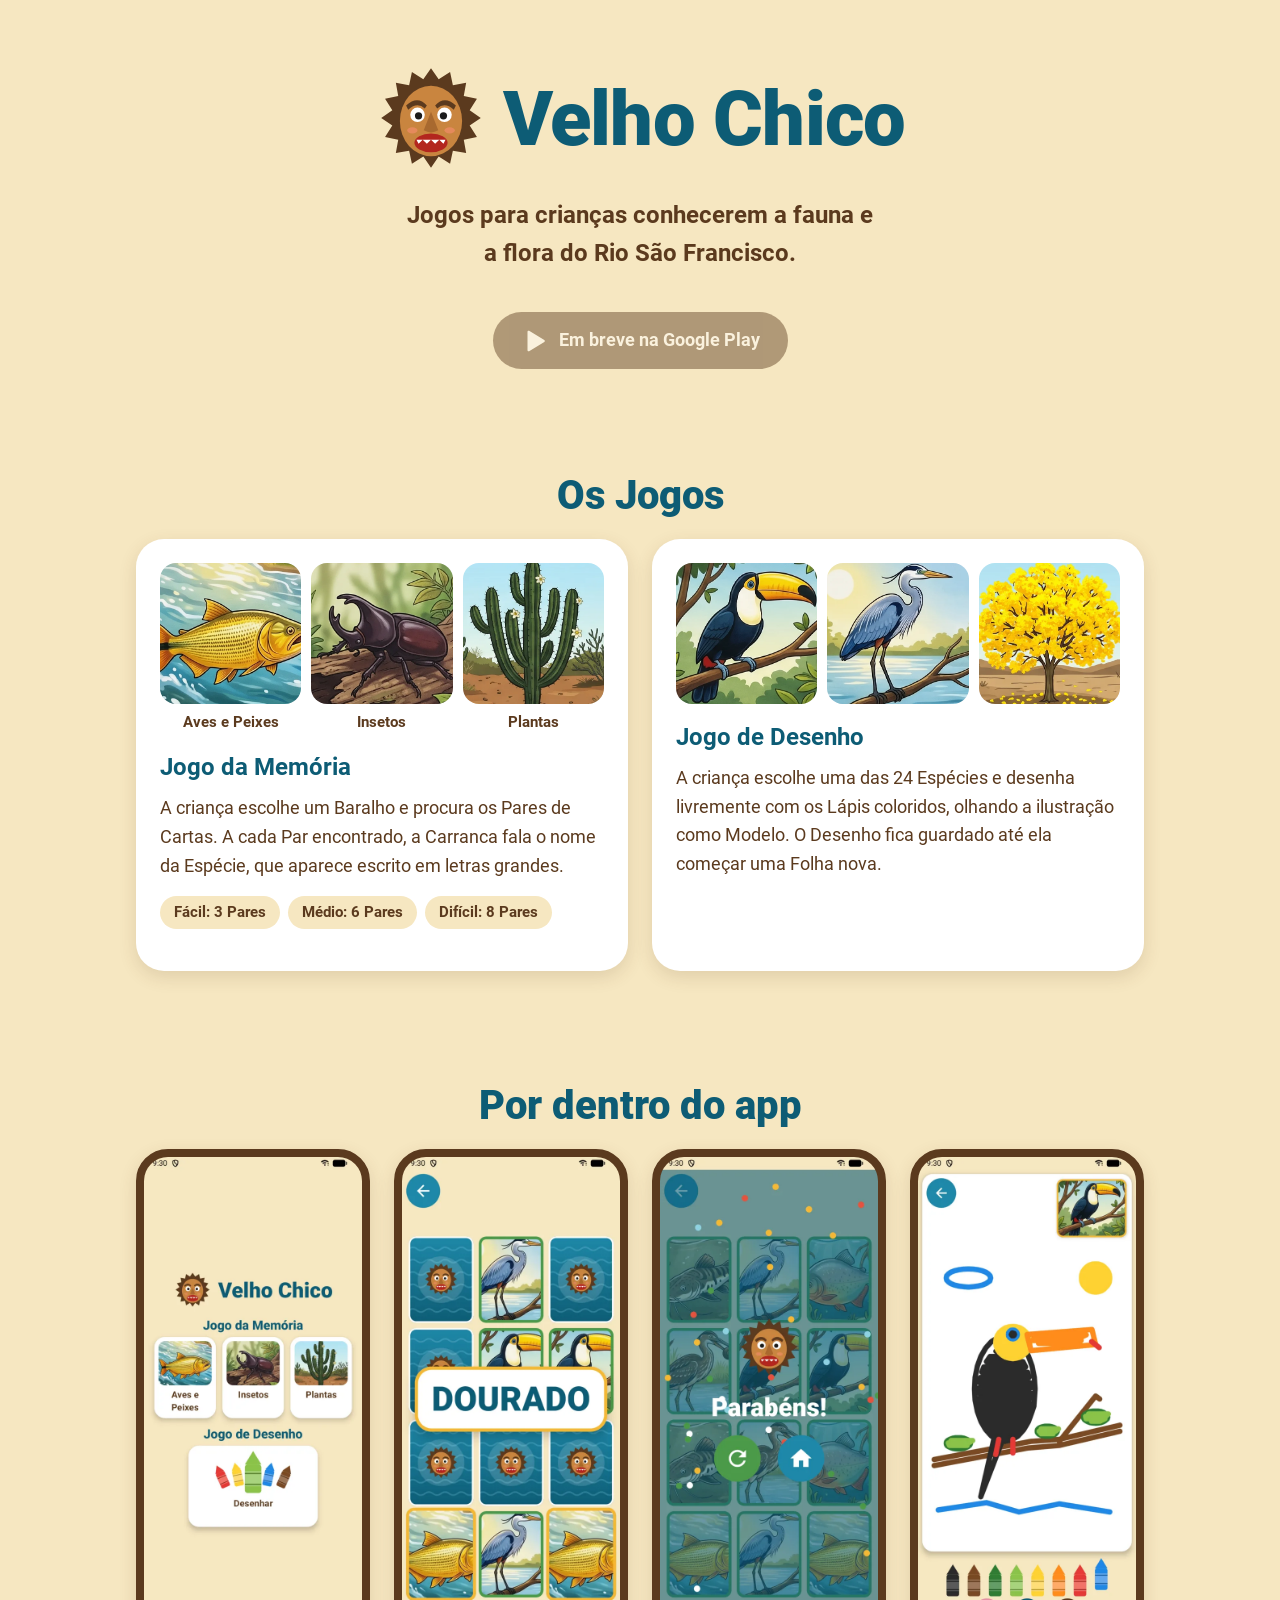
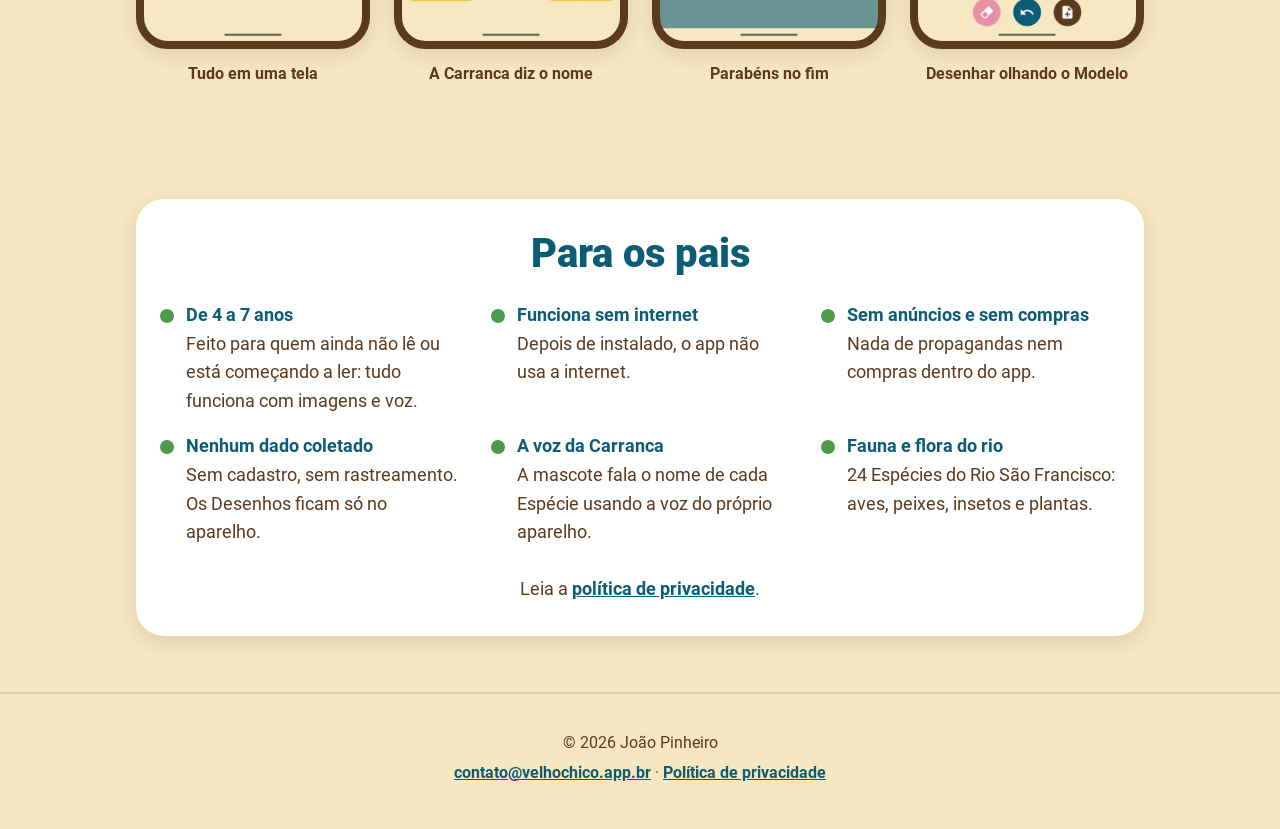
<file: index.html>
<!doctype html>
<html lang="pt-BR">
<head>
  <meta charset="utf-8">
  <meta name="viewport" content="width=device-width, initial-scale=1">
  <title>Velho Chico: jogos sobre o Rio São Francisco</title>
  <meta name="description" content="App para crianças de 4 a 7 anos conhecerem a fauna e a flora do Rio São Francisco com o Jogo da Memória e o Jogo de Desenho. Sem anúncios e sem coleta de dados.">
  <meta name="theme-color" content="#F6E7C1">
  <link rel="canonical" href="https://www.velhochico.app.br/">

  <meta property="og:type" content="website">
  <meta property="og:locale" content="pt_BR">
  <meta property="og:site_name" content="Velho Chico">
  <meta property="og:title" content="Velho Chico: jogos sobre o Rio São Francisco">
  <meta property="og:description" content="Jogo da Memória e Jogo de Desenho para crianças conhecerem a fauna e a flora do Velho Chico.">
  <meta property="og:url" content="https://www.velhochico.app.br/">
  <meta property="og:image" content="https://www.velhochico.app.br/img/compartilhar.png">
  <meta property="og:image:width" content="1200">
  <meta property="og:image:height" content="630">
  <meta property="og:image:alt" content="A Carranca, mascote do app Velho Chico, ao lado de ilustrações de um dourado, um tucano, um mandacaru e um besouro.">
  <meta name="twitter:card" content="summary_large_image">

  <link rel="icon" href="/favicon.svg" type="image/svg+xml">
  <link rel="icon" href="/favicon.png" type="image/png" sizes="32x32">
  <link rel="apple-touch-icon" href="/apple-touch-icon.png">
  <link rel="preload" href="/fontes/roboto-900.woff2" as="font" type="font/woff2" crossorigin>
  <link rel="stylesheet" href="/estilo.css">
</head>
<!-- Quando o app estiver na Google Play, troque data-publicado para "true". -->
<body data-publicado="false">

  <header class="topo">
    <div class="conteudo">
      <div class="marca">
        <img src="/img/carranca.svg" alt="" width="112" height="112">
        <h1>Velho Chico</h1>
      </div>
      <p class="chamada">Jogos para crianças conhecerem a fauna e a flora do Rio São Francisco.</p>

      <div class="loja">
        <span class="em-breve" aria-disabled="true">
          <svg viewBox="0 0 24 24" aria-hidden="true"><path fill="currentColor" d="M6 3.5v17a1 1 0 0 0 1.5.86l14-8.5a1 1 0 0 0 0-1.72l-14-8.5A1 1 0 0 0 6 3.5Z"/></svg>
          Em breve na Google Play
        </span>
        <a class="selo-oficial" href="https://play.google.com/store/apps/details?id=br.app.velhochico">
          <img src="/img/google-play-pt-br.png" alt="Disponível no Google Play" width="646" height="250">
        </a>
      </div>
    </div>
  </header>

  <main>
    <section aria-labelledby="titulo-jogos">
      <div class="conteudo">
        <h2 id="titulo-jogos">Os Jogos</h2>
        <div class="jogos-lista">
          <article class="cartao">
            <div class="ilustracoes">
              <figure>
                <img src="/img/especies/dourado.webp" alt="Ilustração de um dourado" loading="lazy">
                <figcaption>Aves e Peixes</figcaption>
              </figure>
              <figure>
                <img src="/img/especies/besouro-rinoceronte.webp" alt="Ilustração de um besouro-rinoceronte" loading="lazy">
                <figcaption>Insetos</figcaption>
              </figure>
              <figure>
                <img src="/img/especies/mandacaru.webp" alt="Ilustração de um mandacaru" loading="lazy">
                <figcaption>Plantas</figcaption>
              </figure>
            </div>
            <h3>Jogo da Memória</h3>
            <p>A criança escolhe um Baralho e procura os Pares de Cartas. A cada Par encontrado, a Carranca fala o nome da Espécie, que aparece escrito em letras grandes.</p>
            <ul class="niveis" aria-label="Níveis">
              <li>Fácil: 3 Pares</li>
              <li>Médio: 6 Pares</li>
              <li>Difícil: 8 Pares</li>
            </ul>
          </article>

          <article class="cartao">
            <div class="ilustracoes">
              <figure>
                <img src="/img/especies/tucano-toco.webp" alt="Ilustração de um tucano-toco" loading="lazy">
              </figure>
              <figure>
                <img src="/img/especies/garca-moura.webp" alt="Ilustração de uma garça-moura" loading="lazy">
              </figure>
              <figure>
                <img src="/img/especies/ipe-amarelo.webp" alt="Ilustração de um ipê-amarelo" loading="lazy">
              </figure>
            </div>
            <h3>Jogo de Desenho</h3>
            <p>A criança escolhe uma das 24 Espécies e desenha livremente com os Lápis coloridos, olhando a ilustração como Modelo. O Desenho fica guardado até ela começar uma Folha nova.</p>
          </article>
        </div>
      </div>
    </section>

    <section aria-labelledby="titulo-capturas">
      <div class="conteudo">
        <h2 id="titulo-capturas">Por dentro do app</h2>
        <ul class="capturas-lista">
          <li>
            <figure>
              <div class="celular"><img src="/img/capturas/inicio.webp" alt="Tela inicial com a Carranca, os três Baralhos do Jogo da Memória e o Jogo de Desenho" width="540" height="1200" loading="lazy"></div>
              <figcaption>Tudo em uma tela</figcaption>
            </figure>
          </li>
          <li>
            <figure>
              <div class="celular"><img src="/img/capturas/par.webp" alt="Partida do Jogo da Memória com o nome DOURADO em destaque após encontrar um Par" width="540" height="1200" loading="lazy"></div>
              <figcaption>A Carranca diz o nome</figcaption>
            </figure>
          </li>
          <li>
            <figure>
              <div class="celular"><img src="/img/capturas/comemoracao.webp" alt="Fim da Partida com a Carranca, confetes e a palavra Parabéns" width="540" height="1200" loading="lazy"></div>
              <figcaption>Parabéns no fim</figcaption>
            </figure>
          </li>
          <li>
            <figure>
              <div class="celular"><img src="/img/capturas/desenho.webp" alt="Desenho infantil de um tucano feito no app, com a ilustração do tucano-toco como Modelo" width="540" height="1200" loading="lazy"></div>
              <figcaption>Desenhar olhando o Modelo</figcaption>
            </figure>
          </li>
        </ul>
      </div>
    </section>

    <div class="conteudo">
      <section class="pais" aria-labelledby="titulo-pais">
        <h2 id="titulo-pais">Para os pais</h2>
        <ul class="pontos">
          <li><span><strong>De 4 a 7 anos</strong>Feito para quem ainda não lê ou está começando a ler: tudo funciona com imagens e voz.</span></li>
          <li><span><strong>Funciona sem internet</strong>Depois de instalado, o app não usa a internet.</span></li>
          <li><span><strong>Sem anúncios e sem compras</strong>Nada de propagandas nem compras dentro do app.</span></li>
          <li><span><strong>Nenhum dado coletado</strong>Sem cadastro, sem rastreamento. Os Desenhos ficam só no aparelho.</span></li>
          <li><span><strong>A voz da Carranca</strong>A mascote fala o nome de cada Espécie usando a voz do próprio aparelho.</span></li>
          <li><span><strong>Fauna e flora do rio</strong>24 Espécies do Rio São Francisco: aves, peixes, insetos e plantas.</span></li>
        </ul>
        <p class="nota">Leia a <a href="/privacidade/">política de privacidade</a>.</p>
      </section>
    </div>
  </main>

  <footer class="rodape">
    <div class="conteudo">
      <p>© 2026 João Pinheiro</p>
      <p><a href="mailto:contato@velhochico.app.br">contato@velhochico.app.br</a> · <a href="/privacidade/">Política de privacidade</a></p>
    </div>
  </footer>

</body>
</html>
</file>
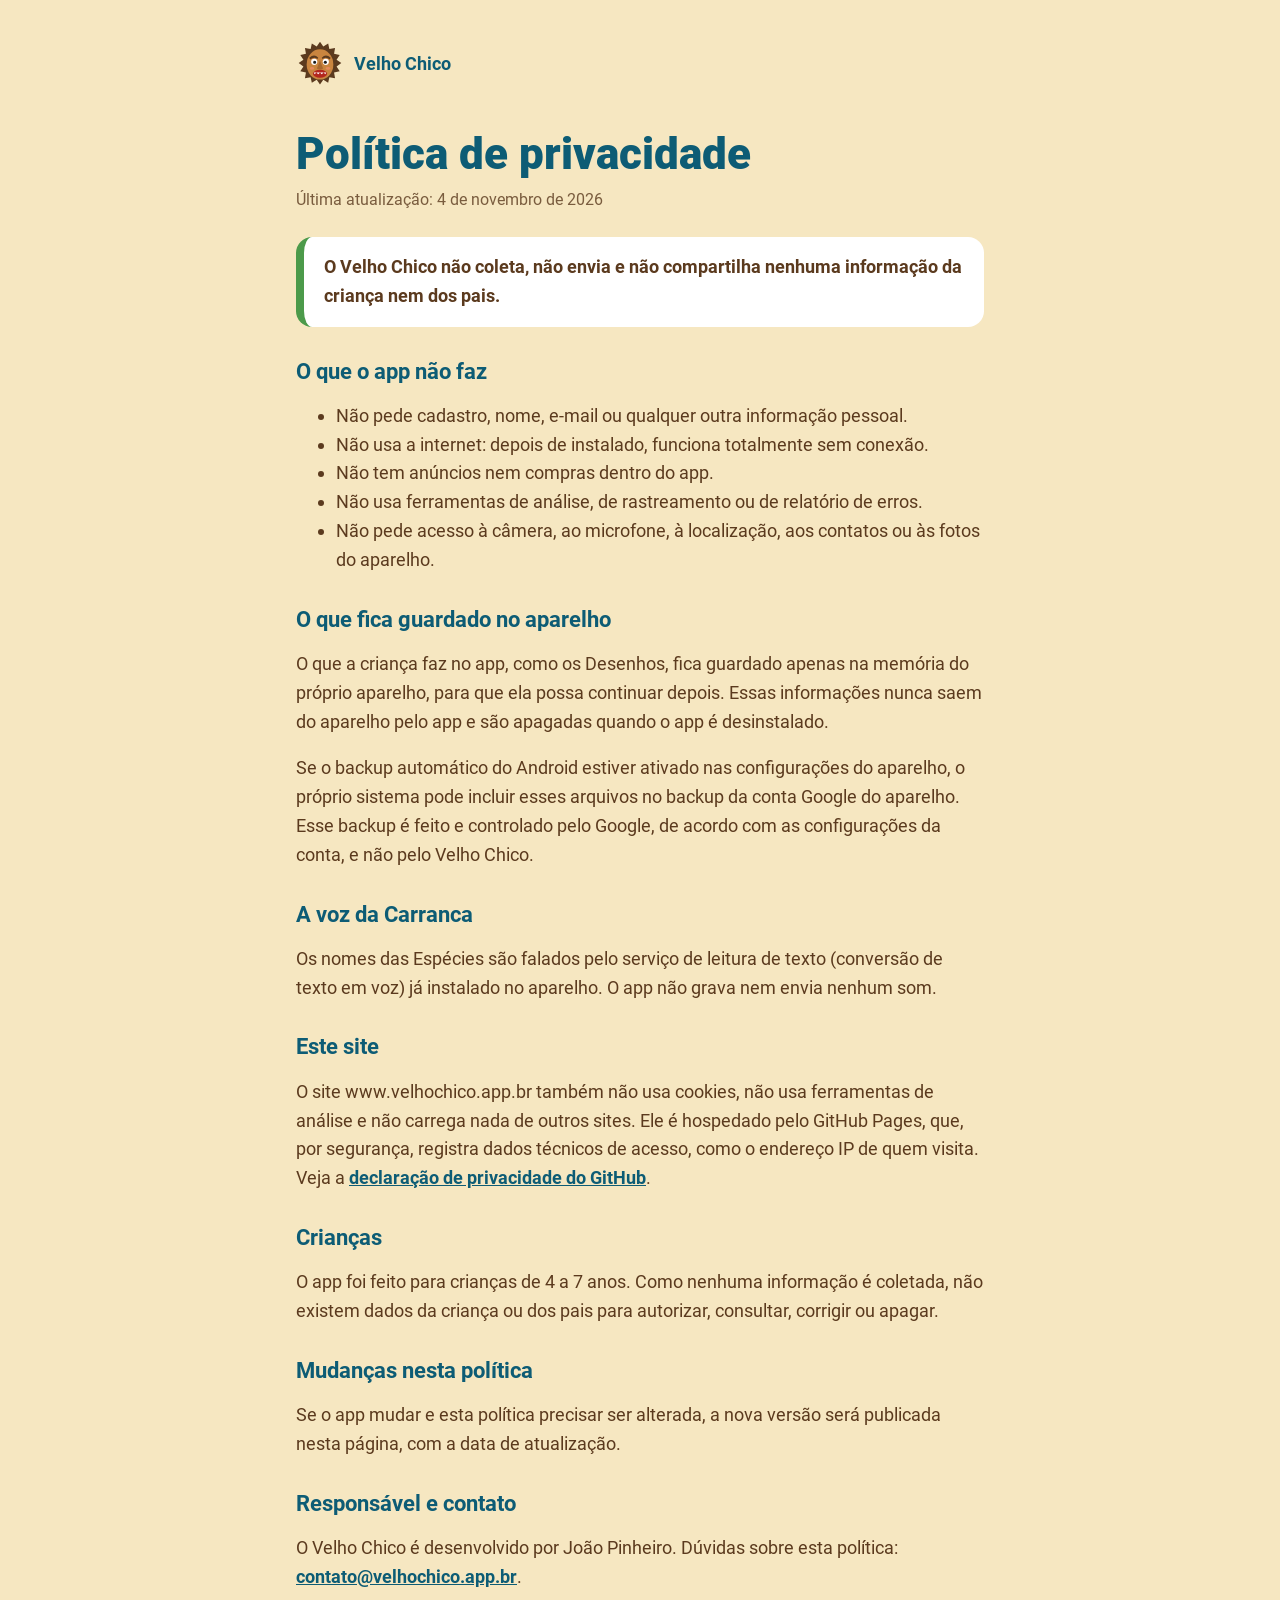
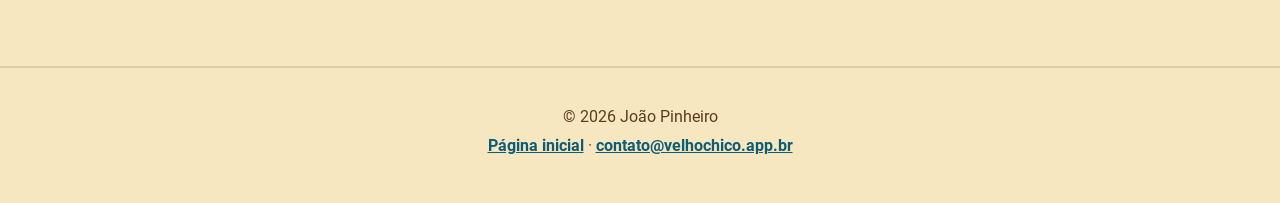
<file: privacidade/index.html>
<!doctype html>
<html lang="pt-BR">
<head>
  <meta charset="utf-8">
  <meta name="viewport" content="width=device-width, initial-scale=1">
  <title>Política de privacidade · Velho Chico</title>
  <meta name="description" content="Política de privacidade do app Velho Chico: o app não coleta, não envia e não compartilha nenhum dado.">
  <meta name="theme-color" content="#F6E7C1">
  <link rel="canonical" href="https://www.velhochico.app.br/privacidade/">
  <link rel="icon" href="/favicon.svg" type="image/svg+xml">
  <link rel="icon" href="/favicon.png" type="image/png" sizes="32x32">
  <link rel="apple-touch-icon" href="/apple-touch-icon.png">
  <link rel="stylesheet" href="/estilo.css">
</head>
<body>

  <main class="conteudo politica">
    <a class="voltar" href="/">
      <img src="/img/carranca.svg" alt="" width="48" height="48">
      Velho Chico
    </a>

    <h1>Política de privacidade</h1>
    <p class="atualizacao">Última atualização: 4 de novembro de 2026</p>

    <p class="destaque">O Velho Chico não coleta, não envia e não compartilha nenhuma informação da criança nem dos pais.</p>

    <h2>O que o app não faz</h2>
    <ul>
      <li>Não pede cadastro, nome, e-mail ou qualquer outra informação pessoal.</li>
      <li>Não usa a internet: depois de instalado, funciona totalmente sem conexão.</li>
      <li>Não tem anúncios nem compras dentro do app.</li>
      <li>Não usa ferramentas de análise, de rastreamento ou de relatório de erros.</li>
      <li>Não pede acesso à câmera, ao microfone, à localização, aos contatos ou às fotos do aparelho.</li>
    </ul>

    <h2>O que fica guardado no aparelho</h2>
    <p>O que a criança faz no app, como os Desenhos, fica guardado apenas na memória do próprio aparelho, para que ela possa continuar depois. Essas informações nunca saem do aparelho pelo app e são apagadas quando o app é desinstalado.</p>
    <p>Se o backup automático do Android estiver ativado nas configurações do aparelho, o próprio sistema pode incluir esses arquivos no backup da conta Google do aparelho. Esse backup é feito e controlado pelo Google, de acordo com as configurações da conta, e não pelo Velho Chico.</p>

    <h2>A voz da Carranca</h2>
    <p>Os nomes das Espécies são falados pelo serviço de leitura de texto (conversão de texto em voz) já instalado no aparelho. O app não grava nem envia nenhum som.</p>

    <h2>Este site</h2>
    <p>O site www.velhochico.app.br também não usa cookies, não usa ferramentas de análise e não carrega nada de outros sites. Ele é hospedado pelo GitHub Pages, que, por segurança, registra dados técnicos de acesso, como o endereço IP de quem visita. Veja a <a href="https://docs.github.com/pt/site-policy/privacy-policies/github-general-privacy-statement">declaração de privacidade do GitHub</a>.</p>

    <h2>Crianças</h2>
    <p>O app foi feito para crianças de 4 a 7 anos. Como nenhuma informação é coletada, não existem dados da criança ou dos pais para autorizar, consultar, corrigir ou apagar.</p>

    <h2>Mudanças nesta política</h2>
    <p>Se o app mudar e esta política precisar ser alterada, a nova versão será publicada nesta página, com a data de atualização.</p>

    <h2>Responsável e contato</h2>
    <p>O Velho Chico é desenvolvido por João Pinheiro. Dúvidas sobre esta política: <a href="mailto:contato@velhochico.app.br">contato@velhochico.app.br</a>.</p>
  </main>

  <footer class="rodape">
    <div class="conteudo">
      <p>© 2026 João Pinheiro</p>
      <p><a href="/">Página inicial</a> · <a href="mailto:contato@velhochico.app.br">contato@velhochico.app.br</a></p>
    </div>
  </footer>

</body>
</html>
</file>
<file: estilo.css>
@font-face {
  font-family: "Roboto";
  font-style: normal;
  font-weight: 400;
  font-display: swap;
  src: url("/fontes/roboto-400.woff2") format("woff2");
}
@font-face {
  font-family: "Roboto";
  font-style: normal;
  font-weight: 700;
  font-display: swap;
  src: url("/fontes/roboto-700.woff2") format("woff2");
}
@font-face {
  font-family: "Roboto";
  font-style: normal;
  font-weight: 900;
  font-display: swap;
  src: url("/fontes/roboto-900.woff2") format("woff2");
}

/* Paleta do app (VelhoChico: ui/theme/Color.kt) */
:root {
  --rio: #1e88a8;
  --rio-escuro: #0d5c75;
  --rio-claro: #8fd3e3;
  --mata: #4c9a4a;
  --areia: #f6e7c1;
  --sol: #f5b935;
  --madeira: #5b3a1e;
  --branco: #ffffff;
  --sombra: 0 6px 18px rgba(91, 58, 30, 0.14);
  --raio: 28px;
  color-scheme: light;
}

*,
*::before,
*::after {
  box-sizing: border-box;
}

html {
  -webkit-text-size-adjust: 100%;
}

body {
  margin: 0;
  background: var(--areia);
  color: var(--madeira);
  font-family: "Roboto", system-ui, -apple-system, "Segoe UI", sans-serif;
  font-size: 1.125rem;
  line-height: 1.6;
}

img {
  max-width: 100%;
  display: block;
}

a {
  color: var(--rio-escuro);
  font-weight: 700;
}

a:focus-visible {
  outline: 3px solid var(--sol);
  outline-offset: 3px;
  border-radius: 6px;
}

.conteudo {
  width: 100%;
  max-width: 1040px;
  margin: 0 auto;
  padding: 0 16px;
}

h1,
h2,
h3 {
  color: var(--rio-escuro);
  line-height: 1.15;
  margin: 0;
}

h2 {
  font-size: clamp(1.75rem, 4vw, 2.5rem);
  font-weight: 900;
  text-align: center;
  margin-bottom: 0.5em;
}

h3 {
  font-size: 1.5rem;
  font-weight: 700;
}

section {
  padding: 56px 0;
}

/* ---------- Topo ---------- */

.topo {
  padding: 64px 0 40px;
  text-align: center;
}

.marca {
  display: flex;
  align-items: center;
  justify-content: center;
  gap: 16px;
  flex-wrap: wrap;
}

.marca img {
  width: clamp(72px, 14vw, 112px);
  height: auto;
}

.marca h1 {
  font-size: clamp(2.75rem, 9vw, 4.75rem);
  font-weight: 900;
  letter-spacing: -0.01em;
}

.chamada {
  max-width: 34ch;
  margin: 20px auto 32px;
  font-size: clamp(1.25rem, 3vw, 1.5rem);
  font-weight: 700;
}

/* ---------- Botão da Google Play ----------
   Enquanto o app não está publicado, <body data-publicado="false"> mostra o
   botão "Em breve". Ao publicar, troque para "true" e o selo oficial aparece. */

.loja {
  display: flex;
  justify-content: center;
  align-items: center;
  min-height: 72px;
}

.em-breve {
  display: inline-flex;
  align-items: center;
  gap: 12px;
  padding: 14px 28px;
  border-radius: 999px;
  background: var(--madeira);
  color: var(--branco);
  font-size: 1.125rem;
  font-weight: 700;
  opacity: 0.45;
  cursor: not-allowed;
  user-select: none;
}

.em-breve svg {
  width: 26px;
  height: 26px;
  flex: none;
}

.selo-oficial img {
  width: 220px;
  height: auto;
}

body[data-publicado="false"] .selo-oficial,
body[data-publicado="true"] .em-breve {
  display: none;
}

/* ---------- Os Jogos ---------- */

.jogos-lista {
  display: grid;
  grid-template-columns: repeat(auto-fit, minmax(280px, 1fr));
  gap: 24px;
}

.cartao {
  background: var(--branco);
  border-radius: var(--raio);
  box-shadow: var(--sombra);
  padding: 24px;
}

.cartao p {
  margin: 12px 0 0;
}

.ilustracoes {
  display: grid;
  grid-template-columns: repeat(3, 1fr);
  gap: 10px;
  margin-bottom: 20px;
}

.ilustracoes img {
  width: 100%;
  aspect-ratio: 1;
  object-fit: cover;
  border-radius: 16px;
}

.ilustracoes figure {
  margin: 0;
}

.ilustracoes figcaption {
  text-align: center;
  font-size: 0.95rem;
  font-weight: 700;
  margin-top: 6px;
}

.niveis {
  display: flex;
  flex-wrap: wrap;
  gap: 8px;
  margin-top: 16px;
  padding: 0;
  list-style: none;
}

.niveis li {
  background: var(--areia);
  border-radius: 999px;
  padding: 4px 14px;
  font-size: 0.95rem;
  font-weight: 700;
}

/* ---------- Capturas ---------- */

.capturas-lista {
  display: grid;
  grid-template-columns: repeat(4, 1fr);
  gap: 24px;
  margin: 0;
  padding: 0;
  list-style: none;
}

.capturas-lista figure {
  margin: 0;
}

.celular {
  border: 8px solid var(--madeira);
  border-radius: 32px;
  overflow: hidden;
  background: var(--madeira);
  box-shadow: var(--sombra);
}

.celular img {
  width: 100%;
  height: auto;
  aspect-ratio: 9 / 20;
}

.capturas-lista figcaption {
  text-align: center;
  font-weight: 700;
  margin-top: 12px;
  font-size: 1rem;
}

@media (max-width: 820px) {
  .capturas-lista {
    display: flex;
    overflow-x: auto;
    scroll-snap-type: x mandatory;
    gap: 16px;
    padding: 4px 16px 16px;
    margin: 0 -16px;
    scrollbar-width: thin;
  }

  .capturas-lista li {
    flex: 0 0 62%;
    max-width: 260px;
    scroll-snap-align: center;
  }
}

/* ---------- Para os pais ---------- */

.pais {
  background: var(--branco);
  border-radius: var(--raio);
  box-shadow: var(--sombra);
  padding: 32px 24px;
  margin: 56px 0;
}

.pais h2 {
  margin-bottom: 24px;
}

.pontos {
  display: grid;
  grid-template-columns: repeat(auto-fit, minmax(220px, 1fr));
  gap: 16px 32px;
  margin: 0;
  padding: 0;
  list-style: none;
}

.pontos li {
  display: flex;
  gap: 12px;
  align-items: flex-start;
}

.pontos li::before {
  content: "";
  flex: none;
  width: 14px;
  height: 14px;
  margin-top: 0.45em;
  border-radius: 50%;
  background: var(--mata);
}

.pontos strong {
  display: block;
  color: var(--rio-escuro);
}

.pais .nota {
  text-align: center;
  margin: 28px 0 0;
}

/* ---------- Rodapé ---------- */

.rodape {
  border-top: 2px solid rgba(91, 58, 30, 0.15);
  padding: 32px 0 40px;
  text-align: center;
  font-size: 1rem;
}

.rodape p {
  margin: 4px 0;
}

/* ---------- Política de privacidade ---------- */

.politica {
  max-width: 720px;
  padding-top: 40px;
  padding-bottom: 56px;
}

.politica .voltar {
  display: inline-flex;
  align-items: center;
  gap: 10px;
  text-decoration: none;
}

.politica .voltar img {
  width: 48px;
  height: 48px;
}

.politica h1 {
  font-size: clamp(2rem, 6vw, 2.75rem);
  font-weight: 900;
  margin: 32px 0 8px;
}

.politica h2 {
  font-size: 1.375rem;
  font-weight: 700;
  text-align: left;
  margin: 32px 0 8px;
}

.politica .atualizacao {
  margin: 0 0 24px;
  font-size: 1rem;
  opacity: 0.8;
}

.politica .destaque {
  background: var(--branco);
  border-left: 8px solid var(--mata);
  border-radius: 16px;
  padding: 16px 20px;
  font-weight: 700;
}
</file>
